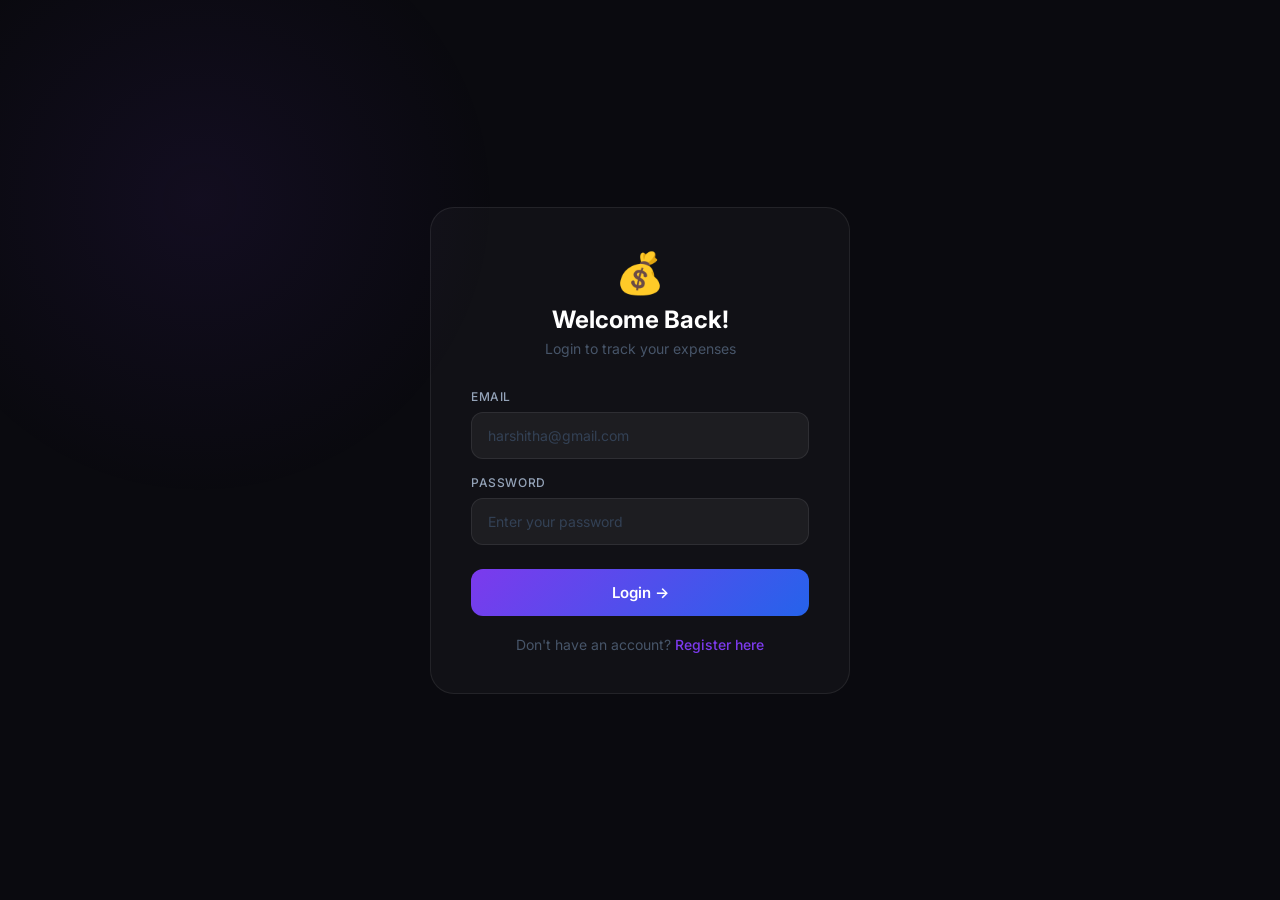
<file: login.html>
<!DOCTYPE html>
<html lang="en">
<head>
    <meta charset="UTF-8">
    <meta name="viewport" content="width=device-width, initial-scale=1.0">
    <title>Login - Expense Tracker</title>
    <link href="https://fonts.googleapis.com/css2?family=Inter:wght@300;400;500;600;700&display=swap" rel="stylesheet">
    <style>
        * { margin: 0; padding: 0; box-sizing: border-box; font-family: 'Inter', sans-serif; }

        body {
            min-height: 100vh;
            background: #0a0a0f;
            display: flex;
            align-items: center;
            justify-content: center;
        }

        body::before {
            content: '';
            position: fixed;
            width: 600px;
            height: 600px;
            background: radial-gradient(circle, rgba(124, 58, 237, 0.08) 0%, transparent 70%);
            top: -100px;
            left: -100px;
            pointer-events: none;
        }

        .card {
            background: rgba(255,255,255,0.03);
            border: 1px solid rgba(255,255,255,0.08);
            border-radius: 24px;
            padding: 40px;
            width: 90%;
            max-width: 420px;
        }

        .logo {
            text-align: center;
            font-size: 40px;
            margin-bottom: 8px;
        }

        h1 {
            text-align: center;
            color: #ffffff;
            font-size: 24px;
            font-weight: 700;
            margin-bottom: 6px;
        }

        .subtitle {
            text-align: center;
            color: #475569;
            font-size: 14px;
            margin-bottom: 32px;
        }

        .form-group {
            margin-bottom: 16px;
        }

        label {
            display: block;
            color: #94a3b8;
            font-size: 12px;
            font-weight: 500;
            text-transform: uppercase;
            letter-spacing: 0.6px;
            margin-bottom: 8px;
        }

        input {
            width: 100%;
            padding: 14px 16px;
            background: rgba(255,255,255,0.05);
            border: 1px solid rgba(255,255,255,0.08);
            border-radius: 12px;
            color: #ffffff;
            font-size: 14px;
            outline: none;
            transition: all 0.3s;
        }

        input:focus {
            border-color: #7c3aed;
            background: rgba(124, 58, 237, 0.08);
        }

        input::placeholder { color: #334155; }

        button {
            width: 100%;
            padding: 14px;
            background: linear-gradient(135deg, #7c3aed, #2563eb);
            border: none;
            border-radius: 12px;
            color: #ffffff;
            font-size: 15px;
            font-weight: 600;
            cursor: pointer;
            margin-top: 8px;
            transition: all 0.3s;
        }

        button:hover {
            transform: translateY(-2px);
            box-shadow: 0 8px 25px rgba(124, 58, 237, 0.35);
        }

        .error {
            background: rgba(239, 68, 68, 0.1);
            border: 1px solid rgba(239, 68, 68, 0.3);
            border-radius: 10px;
            padding: 12px;
            color: #f87171;
            font-size: 13px;
            margin-bottom: 16px;
            display: none;
            text-align: center;
        }

        .link {
            text-align: center;
            margin-top: 20px;
            color: #475569;
            font-size: 14px;
        }

        .link a {
            color: #7c3aed;
            text-decoration: none;
            font-weight: 500;
        }

        .link a:hover { text-decoration: underline; }
    </style>
</head>
<body>
    <div class="card">
        <div class="logo">💰</div>
        <h1>Welcome Back!</h1>
        <p class="subtitle">Login to track your expenses</p>

        <div class="error" id="error"></div>

        <div class="form-group">
            <label>Email</label>
            <input type="email" id="email" placeholder="harshitha@gmail.com" />
        </div>

        <div class="form-group">
            <label>Password</label>
            <input type="password" id="password" placeholder="Enter your password" />
        </div>

        <button onclick="login()">Login →</button>

        <div class="link">
            Don't have an account? <a href="register.html">Register here</a>
        </div>
    </div>

    <script>
        const API_URL = 'https://expense-tracker-backend-1-j2c9.onrender.com/api';

        // If already logged in redirect to main app
        if (localStorage.getItem('token')) {
            window.location.href = 'index.html';
        }

        async function login() {
            const email = document.getElementById('email').value.trim();
            const password = document.getElementById('password').value.trim();
            const errorEl = document.getElementById('error');

            if (!email || !password) {
                errorEl.textContent = 'Please fill all fields!';
                errorEl.style.display = 'block';
                return;
            }

            try {
                const response = await fetch(`${API_URL}/auth/login`, {
                    method: 'POST',
                    headers: { 'Content-Type': 'application/json' },
                    body: JSON.stringify({ email, password })
                });

                const data = await response.json();

                if (!response.ok) {
                    errorEl.textContent = data.message || 'Login failed!';
                    errorEl.style.display = 'block';
                    return;
                }

                // Save token and user info
                localStorage.setItem('token', data.token);
                localStorage.setItem('user', JSON.stringify(data.user));

                // Redirect to main app
                window.location.href = 'index.html';

            } catch (error) {
                errorEl.textContent = 'Server error. Please try again!';
                errorEl.style.display = 'block';
            }
        }

        // Allow pressing Enter to login
        document.addEventListener('keypress', (e) => {
            if (e.key === 'Enter') login();
        });
    </script>
</body>
</html>
</file>
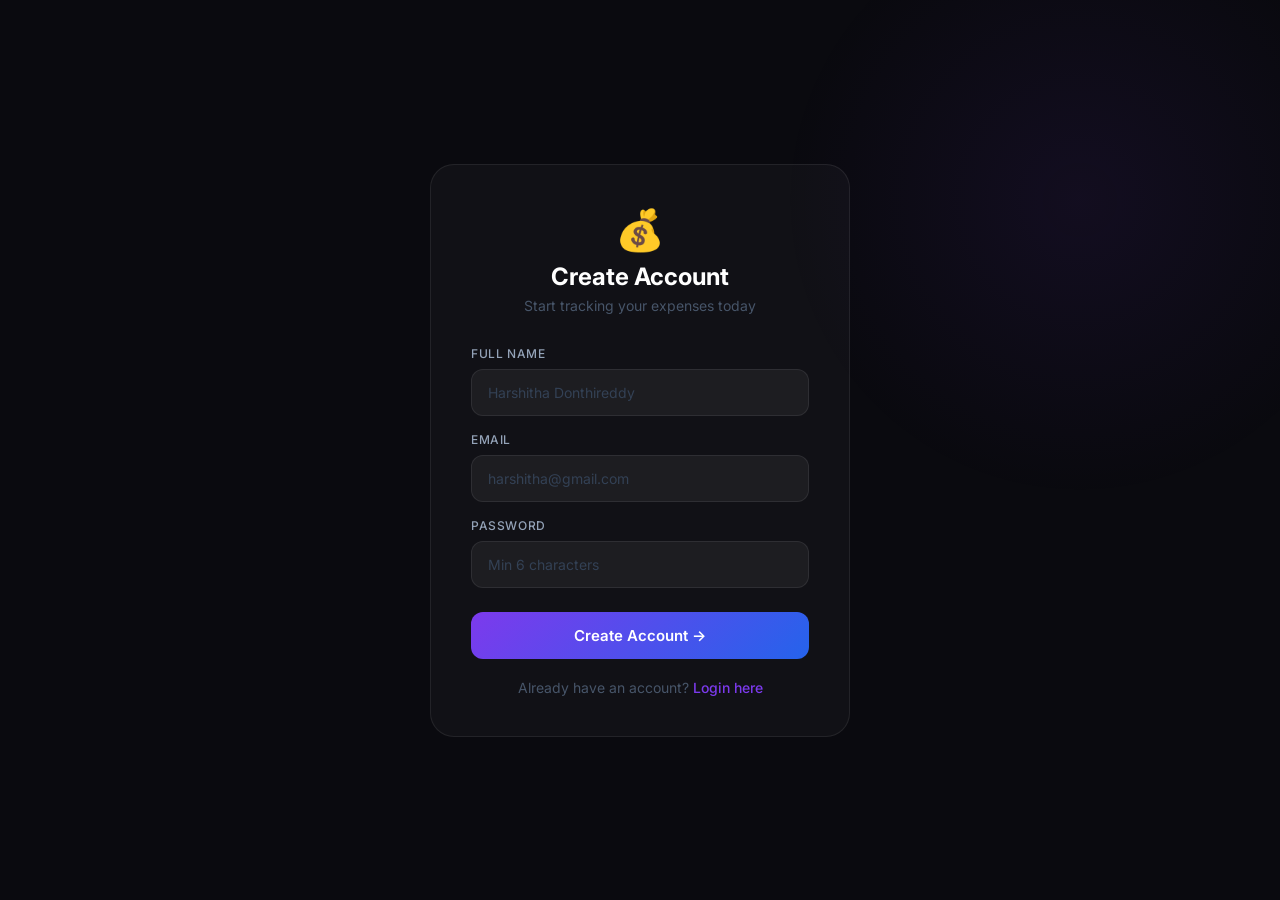
<file: register.html>
<!DOCTYPE html>
<html lang="en">
<head>
    <meta charset="UTF-8">
    <meta name="viewport" content="width=device-width, initial-scale=1.0">
    <title>Register - Expense Tracker</title>
    <link href="https://fonts.googleapis.com/css2?family=Inter:wght@300;400;500;600;700&display=swap" rel="stylesheet">
    <style>
        * { margin: 0; padding: 0; box-sizing: border-box; font-family: 'Inter', sans-serif; }

        body {
            min-height: 100vh;
            background: #0a0a0f;
            display: flex;
            align-items: center;
            justify-content: center;
        }

        body::before {
            content: '';
            position: fixed;
            width: 600px;
            height: 600px;
            background: radial-gradient(circle, rgba(124, 58, 237, 0.08) 0%, transparent 70%);
            top: -100px;
            right: -100px;
            pointer-events: none;
        }

        .card {
            background: rgba(255,255,255,0.03);
            border: 1px solid rgba(255,255,255,0.08);
            border-radius: 24px;
            padding: 40px;
            width: 90%;
            max-width: 420px;
        }

        .logo {
            text-align: center;
            font-size: 40px;
            margin-bottom: 8px;
        }

        h1 {
            text-align: center;
            color: #ffffff;
            font-size: 24px;
            font-weight: 700;
            margin-bottom: 6px;
        }

        .subtitle {
            text-align: center;
            color: #475569;
            font-size: 14px;
            margin-bottom: 32px;
        }

        .form-group { margin-bottom: 16px; }

        label {
            display: block;
            color: #94a3b8;
            font-size: 12px;
            font-weight: 500;
            text-transform: uppercase;
            letter-spacing: 0.6px;
            margin-bottom: 8px;
        }

        input {
            width: 100%;
            padding: 14px 16px;
            background: rgba(255,255,255,0.05);
            border: 1px solid rgba(255,255,255,0.08);
            border-radius: 12px;
            color: #ffffff;
            font-size: 14px;
            outline: none;
            transition: all 0.3s;
        }

        input:focus {
            border-color: #7c3aed;
            background: rgba(124, 58, 237, 0.08);
        }

        input::placeholder { color: #334155; }

        button {
            width: 100%;
            padding: 14px;
            background: linear-gradient(135deg, #7c3aed, #2563eb);
            border: none;
            border-radius: 12px;
            color: #ffffff;
            font-size: 15px;
            font-weight: 600;
            cursor: pointer;
            margin-top: 8px;
            transition: all 0.3s;
        }

        button:hover {
            transform: translateY(-2px);
            box-shadow: 0 8px 25px rgba(124, 58, 237, 0.35);
        }

        .error {
            background: rgba(239, 68, 68, 0.1);
            border: 1px solid rgba(239, 68, 68, 0.3);
            border-radius: 10px;
            padding: 12px;
            color: #f87171;
            font-size: 13px;
            margin-bottom: 16px;
            display: none;
            text-align: center;
        }

        .success {
            background: rgba(16, 185, 129, 0.1);
            border: 1px solid rgba(16, 185, 129, 0.3);
            border-radius: 10px;
            padding: 12px;
            color: #4ade80;
            font-size: 13px;
            margin-bottom: 16px;
            display: none;
            text-align: center;
        }

        .link {
            text-align: center;
            margin-top: 20px;
            color: #475569;
            font-size: 14px;
        }

        .link a {
            color: #7c3aed;
            text-decoration: none;
            font-weight: 500;
        }

        .link a:hover { text-decoration: underline; }
    </style>
</head>
<body>
    <div class="card">
        <div class="logo">💰</div>
        <h1>Create Account</h1>
        <p class="subtitle">Start tracking your expenses today</p>

        <div class="error" id="error"></div>
        <div class="success" id="success"></div>

        <div class="form-group">
            <label>Full Name</label>
            <input type="text" id="name" placeholder="Harshitha Donthireddy" />
        </div>

        <div class="form-group">
            <label>Email</label>
            <input type="email" id="email" placeholder="harshitha@gmail.com" />
        </div>

        <div class="form-group">
            <label>Password</label>
            <input type="password" id="password" placeholder="Min 6 characters" />
        </div>

        <button onclick="register()">Create Account →</button>

        <div class="link">
            Already have an account? <a href="login.html">Login here</a>
        </div>
    </div>

    <script>
        const API_URL = 'https://expense-tracker-backend-1-j2c9.onrender.com/api';

        // If already logged in redirect to main app
        if (localStorage.getItem('token')) {
            window.location.href = 'index.html';
        }

        async function register() {
            const name = document.getElementById('name').value.trim();
            const email = document.getElementById('email').value.trim();
            const password = document.getElementById('password').value.trim();
            const errorEl = document.getElementById('error');
            const successEl = document.getElementById('success');

            errorEl.style.display = 'none';
            successEl.style.display = 'none';

            if (!name || !email || !password) {
                errorEl.textContent = 'Please fill all fields!';
                errorEl.style.display = 'block';
                return;
            }

            if (password.length < 6) {
                errorEl.textContent = 'Password must be at least 6 characters!';
                errorEl.style.display = 'block';
                return;
            }

            try {
                const response = await fetch(`${API_URL}/auth/register`, {
                    method: 'POST',
                    headers: { 'Content-Type': 'application/json' },
                    body: JSON.stringify({ name, email, password })
                });

                const data = await response.json();

                if (!response.ok) {
                    errorEl.textContent = data.message || 'Registration failed!';
                    errorEl.style.display = 'block';
                    return;
                }

                // Save token and user info
                localStorage.setItem('token', data.token);
                localStorage.setItem('user', JSON.stringify(data.user));

                successEl.textContent = 'Account created! Redirecting...';
                successEl.style.display = 'block';

                // Redirect to main app after 1 second
                setTimeout(() => {
                    window.location.href = 'index.html';
                }, 1000);

            } catch (error) {
                errorEl.textContent = 'Server error. Please try again!';
                errorEl.style.display = 'block';
            }
        }

        // Allow pressing Enter to register
        document.addEventListener('keypress', (e) => {
            if (e.key === 'Enter') register();
        });
    </script>
</body>
</html>
</file>
